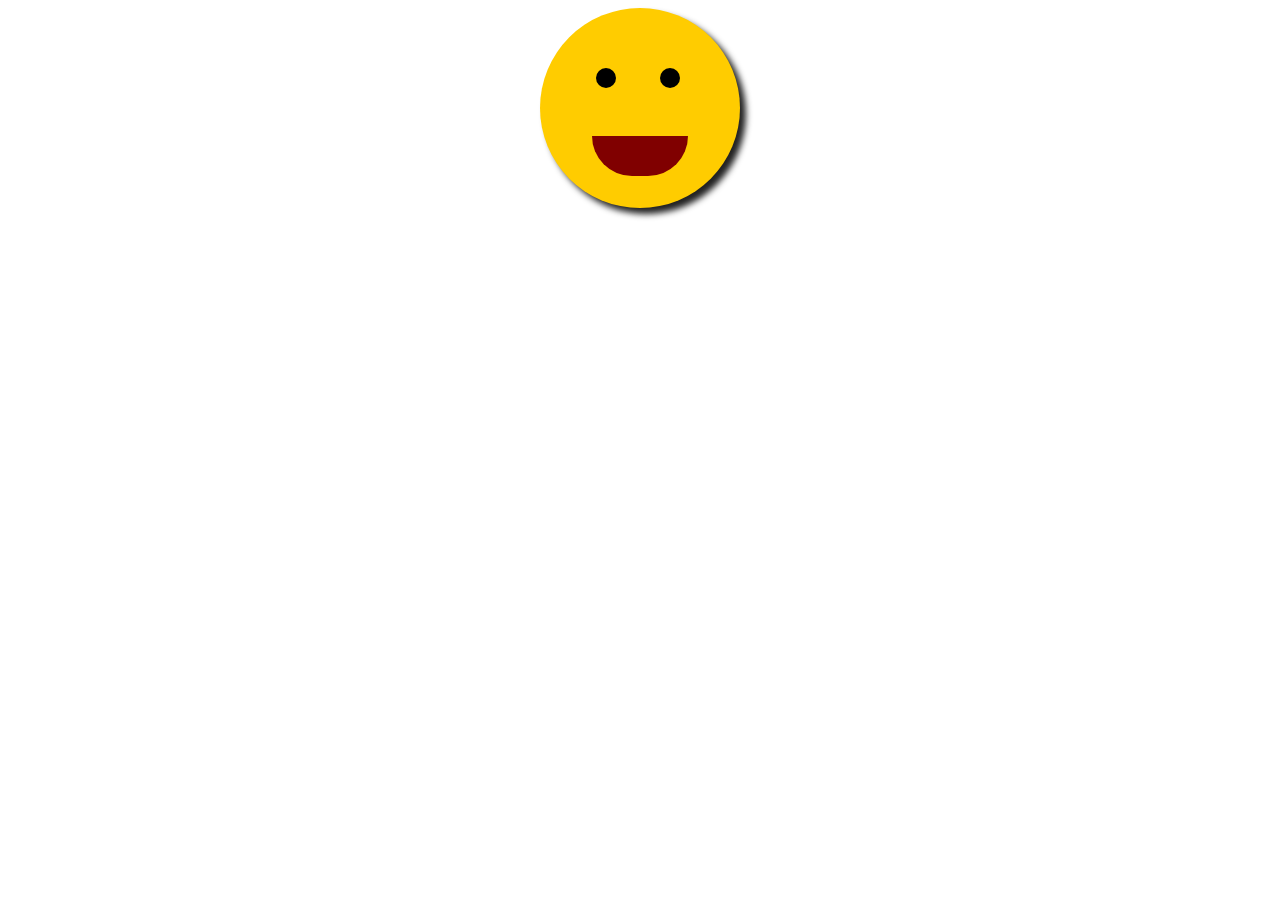
<file: SmileyFace/index.html>
<!DOCTYPE html>
<html lang="en">
<head>
    <meta charset="UTF-8">
    <meta name="viewport" content="width=device-width, initial-scale=1.0">
    <title>Document</title>
    <link rel="stylesheet" href="styles.css">
</head>
<body>
    <div id="face">
        <div id="eyes">

        </div>
        <div id="eyes">

        </div>
        <div id="mouth">

        </div>
    </div>
</body>
</html>
</file>
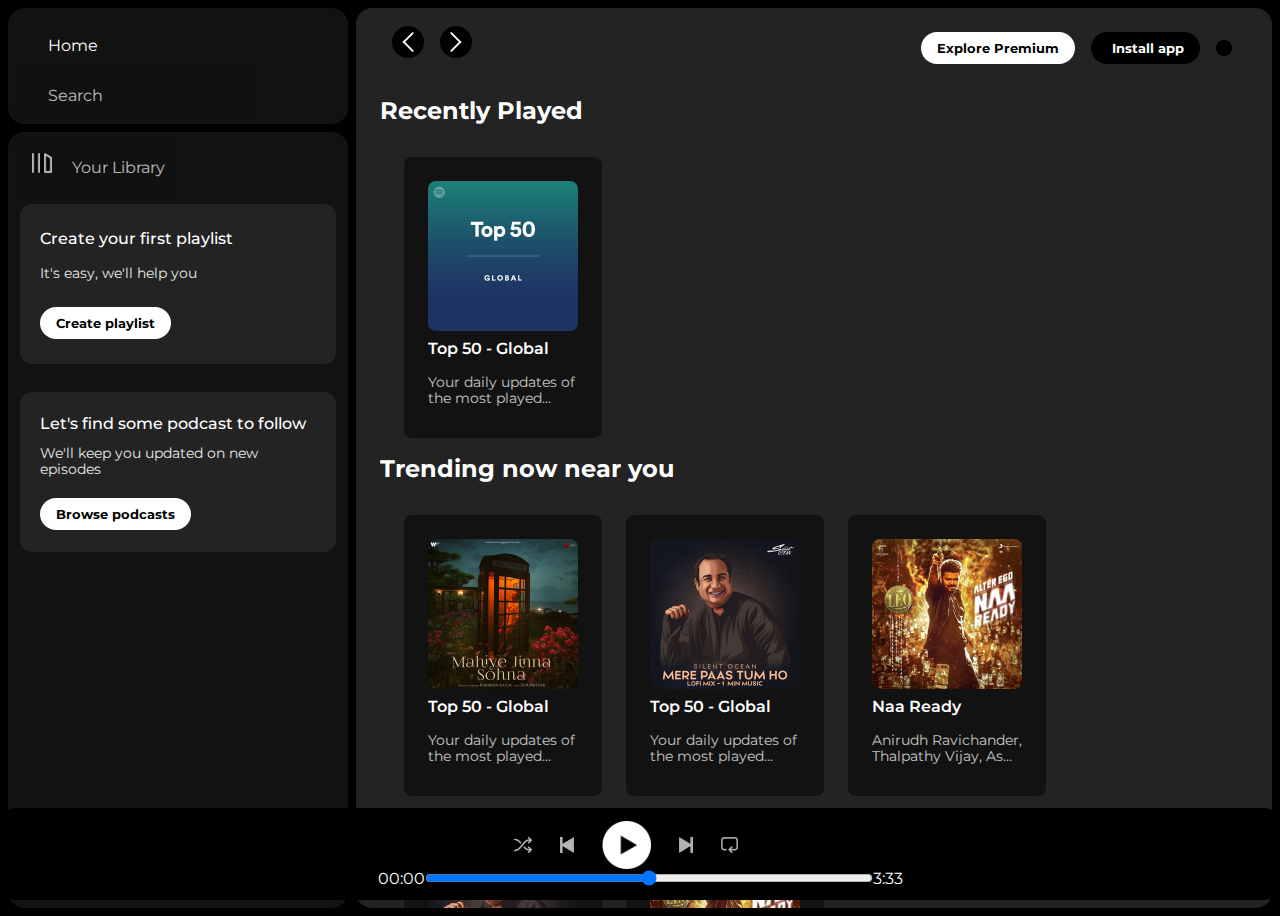
<file: SpotifyClone/index.html>
<!DOCTYPE html>
<html lang="en">
<head>
    <meta charset="UTF-8">
    <meta name="viewport" content="width=device-width, initial-scale=1.0">
    <title>Spotify clone</title>
    <link rel="icon" href="assets/logo.png">
    <link rel="preconnect" href="https://fonts.googleapis.com">
    <link rel="preconnect" href="https://fonts.gstatic.com" crossorigin>
    <link href="https://fonts.googleapis.com/css2?family=Lato&family=Montserrat:ital,wght@0,100..900;1,100..900&family=Playfair+Display:ital,wght@0,400..900;1,400..900&family=Roboto:ital,wght@0,300;0,400;0,500;0,700;1,500&display=swap" rel="stylesheet">
    <link rel="stylesheet" href="https://cdnjs.cloudflare.com/ajax/libs/font-awesome/6.5.1/css/all.min.css" integrity="sha512-DTOQO9RWCH3ppGqcWaEA1BIZOC6xxalwEsw9c2QQeAIftl+Vegovlnee1c9QX4TctnWMn13TZye+giMm8e2LwA==" crossorigin="anonymous" referrerpolicy="no-referrer" />
    <link rel="stylesheet" href="styles.css">
</head>
<body>
    <div class="main">
        <div class="sidebar">
            <div class="nav">
                <div class="nav-option" style="opacity:1">
                    <i class="fa-solid fa-house"></i>
                    <a href="#">Home</a>
                </div>
                <div class="nav-option">
                    <i class="fa-solid fa-magnifying-glass"></i>
                    <a href="#">Search</a>
                </div>
            </div>
            <div class="library">
                <div class="options">
                    <div class="lib-options nav-option" >
                        <img src="./assets/library_icon.png">
                        <a href="#">Your Library</a>
                    </div>
                    <div class="icons">
                        <i class="fa-solid fa-plus"></i>
                        <i class="fa-solid fa-arrow-right"></i>
                    </div>
                </div>
            <div class="lib-box">
                <div class="box">
                    <div class="box-p1">
                        Create your first playlist
                    </div>
                    <div class="box-p2">
                        It's easy, we'll help you
                    </div>
                    <button class="badge">
                        Create playlist
                    </button>
                </div>
                <div class="box">
                    <div class="box-p1">
                        Let's find some podcast to follow
                    </div>
                    <div class="box-p2">
                        We'll keep you updated on new episodes
                    </div>
                    <button class="badge">
                        Browse podcasts
                    </button>
                </div>
            </div>
            </div>
        </div>
        <div class="main-content">
            <div class="sticky-nav">
                <div class="nav-icons">
                    <img src="./assets/backward_icon.png">
                    <img class="hide" src="./assets/forward_icon.png ">
                </div>
                <div class="sticky-nav-options">
                    <button class="badge nav-item hide">
                        Explore Premium
                    </button>
                    <button class="badge nav-item black">
                        <i class="fa-regular fa-circle-down" style="margin-right: 5px;"></i>
                        Install app
                    </button>
                    <i class="fa-regular fa-user nav-item"></i>
                </div>
            </div>

            <h2>
                Recently Played
            </h2>
            <div class="cards-container">
                <div class="card">
                    <img class="card-img" src="./assets/card1img.jpeg">
                    <p class="card-title">Top 50 - Global</p>
                    <p class="card-info">Your daily updates of the most played...</p>
                </div>
            </div>

            <h2>
                Trending now near you
            </h2>
            <div class="cards-container">
                <div class="card">
                    <img class="card-img" src="./assets/card2img.jpeg">
                    <p class="card-title">Top 50 - Global</p>
                    <p class="card-info">Your daily updates of the most played...</p>
                </div>
                <div class="card">
                    <img class="card-img" src="./assets/card3img.jpeg">
                    <p class="card-title">Top 50 - Global</p>
                    <p class="card-info">Your daily updates of the most played...</p>
                </div>
                <div class="card">
                    <img class="card-img" src="./assets/card4img.jpeg">
                    <p class="card-title">Naa Ready</p>
                    <p class="card-info">Anirudh Ravichander, Thalpathy Vijay, As...</p>
                </div>
                <div class="card">
                    <img class="card-img" src="./assets/card3img.jpeg">
                    <p class="card-title">Top 50 - Global</p>
                    <p class="card-info">Your daily updates of the most played...</p>
                </div>
                <div class="card">
                    <img class="card-img" src="./assets/card4img.jpeg">
                    <p class="card-title">Naa Ready</p>
                    <p class="card-info">Anirudh Ravichander, Thalpathy Vijay, As...</p>
                </div>
            </div>

            <h2>
                Featured charts
            </h2>
            <div class="cards-container">
                <div class="card">
                    <img class="card-img" src="./assets/card5img.jpeg">
                    <p class="card-title">Top 50 - Global</p>
                    <p class="card-info">Your weekly updates of the most played tracks right...</p>
                </div>

                <div class="card">
                    <img class="card-img" src="./assets/card6img.jpeg">
                    <p class="card-title">Top Songs - India</p>
                    <p class="card-info">Your weekly updates of the most played tracks right...</p>
                </div>
                <div class="card">
                    <img class="card-img" src="./assets/card1img.jpeg">
                    <p class="card-title">Top 50 - Global</p>
                    <p class="card-info">Your daily updates of the most played...</p>
                </div>
            </div>
            <div class="footer">
                <div class="line">
                    
                </div>
            </div>
        </div>
        <div class="music-player">
            <div class="album">

            </div>
            <div class="player">
                <div class="player-controls">
                    <img src="./assets/player_icon1.png" class="player-control-icon">
                    <img src="./assets/player_icon2.png" class="player-control-icon">
                    <img src="./assets/player_icon3.png" class="player-control-icon" style="opacity: 1; height: 3rem;">
                    <img src="./assets/player_icon4.png" class="player-control-icon">
                    <img src="./assets/player_icon5.png" class="player-control-icon">
                </div>
                <div class="playback-bar">
                    <span class="curr-time">00:00</span>
                    <input type="range" min="0" max="100" class="progress-bar" step="1">
                    <span class="tot-time">3:33</span>
                </div>
            </div>
            <div class="controls">

            </div>
        </div>
    </div>
</body>
</html>
</file>
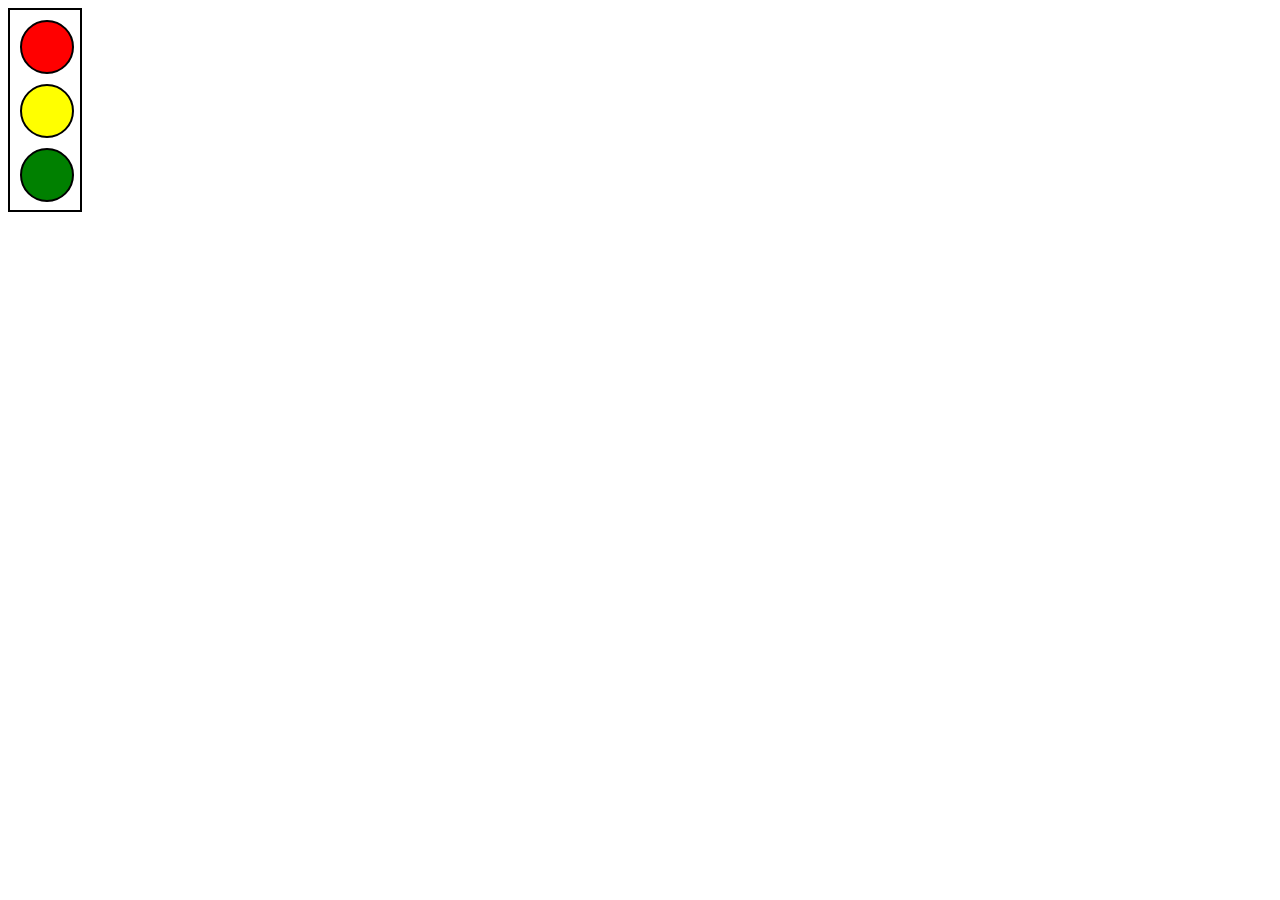
<file: Traffic Light/index.html>
<!DOCTYPE html>
<html lang="en">
<head>
    <meta charset="UTF-8">
    <meta name="viewport" content="width=device-width, initial-scale=1.0">
    <title>Document</title>
    <link rel="stylesheet" href="styles.css">
</head>
<body>
    <div id="outerdiv">
        <div  id="innerdiv">

        </div>
        <div id="innerdiv">

        </div>
        <div id="innerdiv">

        </div>
    </div>
</body>
</html>
</file>
<file: SmileyFace/styles.css>
#face
{
    transition-duration:0.8s;
    height: 200px;
    width:200px;
    background-color: rgb(255, 204, 0);
    margin:0 auto;
    border-radius: 50%;
    box-shadow:6px 6px 6px rgb(34, 34, 34);
}

#face:hover
{
    transition-duration: 0.8s;
    transform:scale(1.04);
    box-shadow:8px 8px 12px rgb(62, 62, 62);
}

#eyes
{
    height:20px;
    width:20px;
    background-color: black;
    display: inline-block;
    position:relative;
    top:40px;
    left:36px;
    margin:20px;
    border-radius: 50%;
}

#mouth
{
    height:40px;
    width:96px;
    background-color: maroon;
    position:relative;
    top:64px;
    left:52px;
    border-bottom-left-radius: 60px;
    border-bottom-right-radius: 60px;

}
</file>
<file: SpotifyClone/styles.css>
*
{
    font-family: "Montserrat", sans-serif;
    margin: 0;
    color:white;
    background-color: black;
    overflow: hidden;
}

.main
{
    display: flex;
    height: 100vh;
    padding: 0.5rem;
}

 .sidebar
{
    background-color: black; 
    width: 340px;
    border-radius: 1rem;
    margin-right: 0.5rem;
}

.main-content
{
    background-color: #232323;
    flex: 1;
    overflow: auto;
    border-radius: 1rem;
    padding: 0 1.5rem;
}

.music-player
{
    background-color: black;
    position:fixed;
    bottom: 0px;
    left:0;
    width: 100%;
    height: 92px;
    border-radius: 1rem;
}

a
{
    text-decoration: none;
    color: #fff;
}

.nav
{
    background-color: #121212;
    border-radius: 1rem;
    display:flex;
    flex-direction: column;
    justify-content: center;
    height: 100px;
    padding:0.5rem 0.75rem;
}

.nav-option
{
    transition-duration: 0.8s;
    background-color: #121212;
    line-height: 2.5rem;
    opacity: 0.7;
    padding:0.5rem 0.75rem;
}

.nav-option:hover
{
    transition-duration: 0.8s;
    opacity:1;
}

.nav-option i
{
    background-color: #121212;
    font-size: 1.25rem;
}

.nav-option a
{
    background-color: #121212;
    font-size: 1rem;
    margin-left: 1rem;
}

.library
{
    background-color: #121212;
    border-radius: 1rem;
    height: 100%;
    margin-top:0.5rem;
    padding:0.5rem 0.75rem;
}

.options
{
    background-color: #121212;
    display: flex;
    justify-content: space-between;
    align-items: center;

}

.lib-options img
{
    height: 1.25rem;
    width: 1.25rem;
}

.icons i
{
    background-color: #121212;
    margin-right: 1rem;
    opacity:0.7;
    transition-duration: 0.7s;
}

.icons i:hover
{
    transition-duration: 0.7s;
    opacity:1;
    cursor: pointer;
}

.icons
{
    background-color: #121212;
    font-size: 1.25rem;
    display: flex;
}

.lib-box
{
    background-color: #121212;
}

.box
{
    display: flex;
    flex-direction: column;
    justify-content: space-around;
    height:8rem;
    background-color: #232323;
    border-radius: 0.75rem;
    margin:0.5rem 0 1.75rem 0;
    padding: 1rem 1.25rem;
}

.box-p1
{
    background-color: #232323;
    font-size: 1rem;
    font-weight: 500;
}

.box-p2
{
    background-color: #232323;
    opacity: 0.9;
    font-size: 0.85rem;

}

.badge
{
    background-color: #fff;
    color: black;
    border:none;
    border-radius:100px;
    padding:0.25rem 1rem;
    font-weight: 700;
    margin-top:0.5rem;
    height: 2rem;
    width:fit-content;
}

.sticky-nav
{
    z-index: 10;
    position: sticky;
    top:0;
    background-color: #232323;
    display: flex;
    justify-content: space-between;
    align-items: center;
    padding: 1rem 0;
}

.nav-icons 
{
    background-color: #232323;
}

.nav-icons img
{
    border-radius: 50%;
    padding:0.25rem;
    margin-left: 0.75rem;
}

.sticky-nav-options
{
    background-color: #232323;
    display: flex;
    justify-content: center;
    align-items: center;
}

.sticky-nav-options .fa-user
{
    margin-right: 1rem;
    padding:0.5rem;
    border-radius: 50%;
    margin-top: 0.5rem;
}

.black
{
    background-color: black;
    color:white;
}

.sticky-nav-options .nav-item
{
    margin-left:1rem;
}

.badge nav-item i
{
    background-color: white;
}

.cards-container
{
    display: flex;
    background-color: #232323;
    flex-wrap: wrap;
}

.card
{
    width:150px;
    border-radius:0.5rem;
    background-color: #121212;
    padding: 1.5rem 1.5rem;
    display: flex;
    flex-direction: column;
    justify-content: space-between;
    margin-left:1.5rem;
    margin-top:1rem;
}

.card-title, .card-info
{
    background-color: #121212;
    margin:0.5rem 0;
}

.card-title
{
    font-weight: 600;
}

.card-info
{
    font-size: 0.85rem;
    opacity: 0.75;
}

.card-img
{
    border-radius:0.5rem;
    width:100%;
}

h2
{
    margin: 1rem 0;
    background-color: #232323;
}

.footer
{
    height:300px;
    background-color: #232323;
    display:flex;
    align-items: center;
    justify-content: center;
}

.line
{
    height: 40%;
    width:90%;
    border-top: 1px solid white;
    opacity: 0.4;
    background-color: #232323;
}

.music-player
{
    display: flex;
    justify-content: space-between;
    align-items: center;
}

.album
{
    width:25%;
}

.player
{
    width:50%;
}

.controls
{
    width:25%;
}

.player-controls
{
    display: flex;
    justify-content: center;
    align-items: center;
}

.player-control-icon
{
    height: 1rem;
    margin-right: 1.75rem;
    opacity: 0.7;
}

.player-control-icon:hover
{
    opacity: 1;
}

.playback-bar
{
    z-index: 0;
    display: flex;
    justify-content: center;
    align-items: center;
}

.progress-bar
{
    width:70%;
    background-color: transparent;
    cursor:pointer;
}

@media (max-width:1000px)
{
    .hide
    {
        display: none;
    }
}
</file>
<file: Traffic Light/styles.css>
#outerdiv
{
    height: 200px;
    width:70px;
    border:2px solid black;

}

#innerdiv
{
    height: 50px;
    width:50px;
    border:2px solid black;
    margin:10px;
    border-radius: 50%;
}

#innerdiv:nth-of-type(1)
{
    background-color: red;

}

#innerdiv:nth-of-type(2)
{
    background-color: yellow;
}

#innerdiv:nth-of-type(3)
{
    background-color: green;

}
</file>
